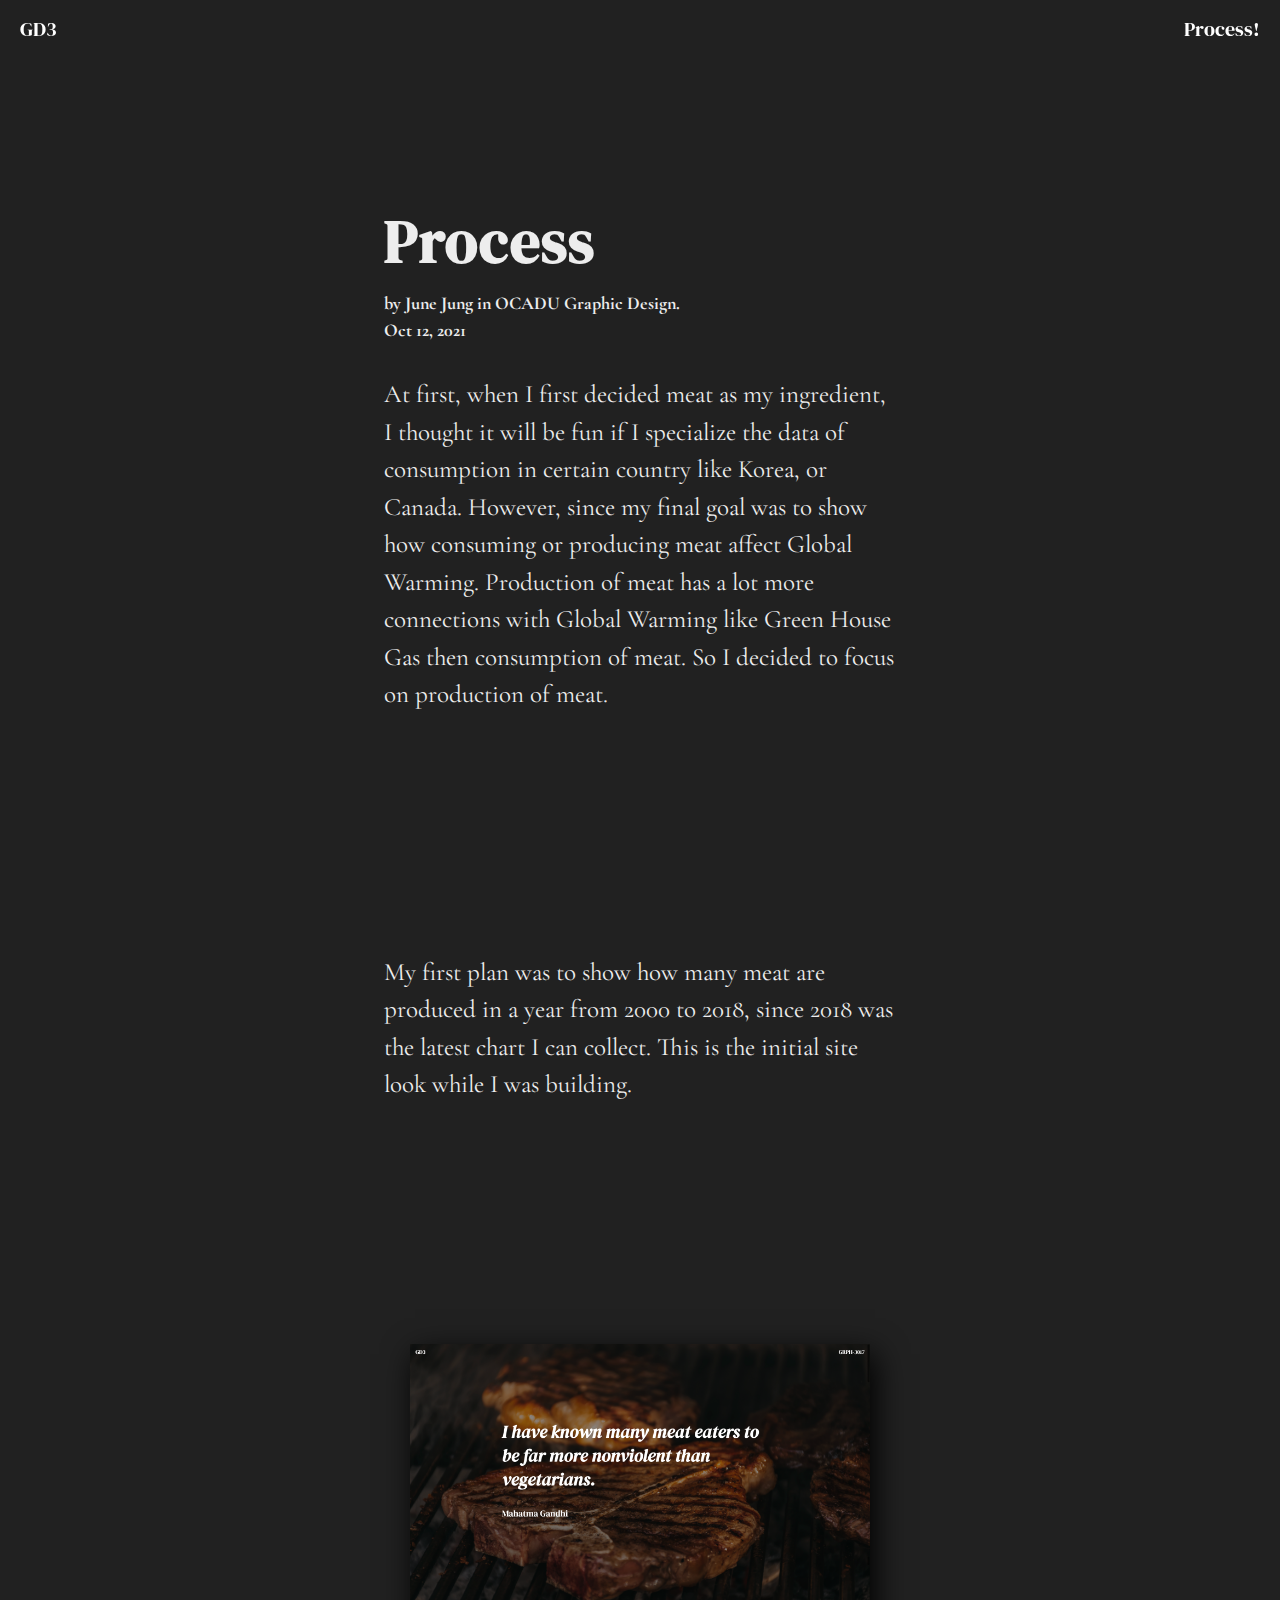
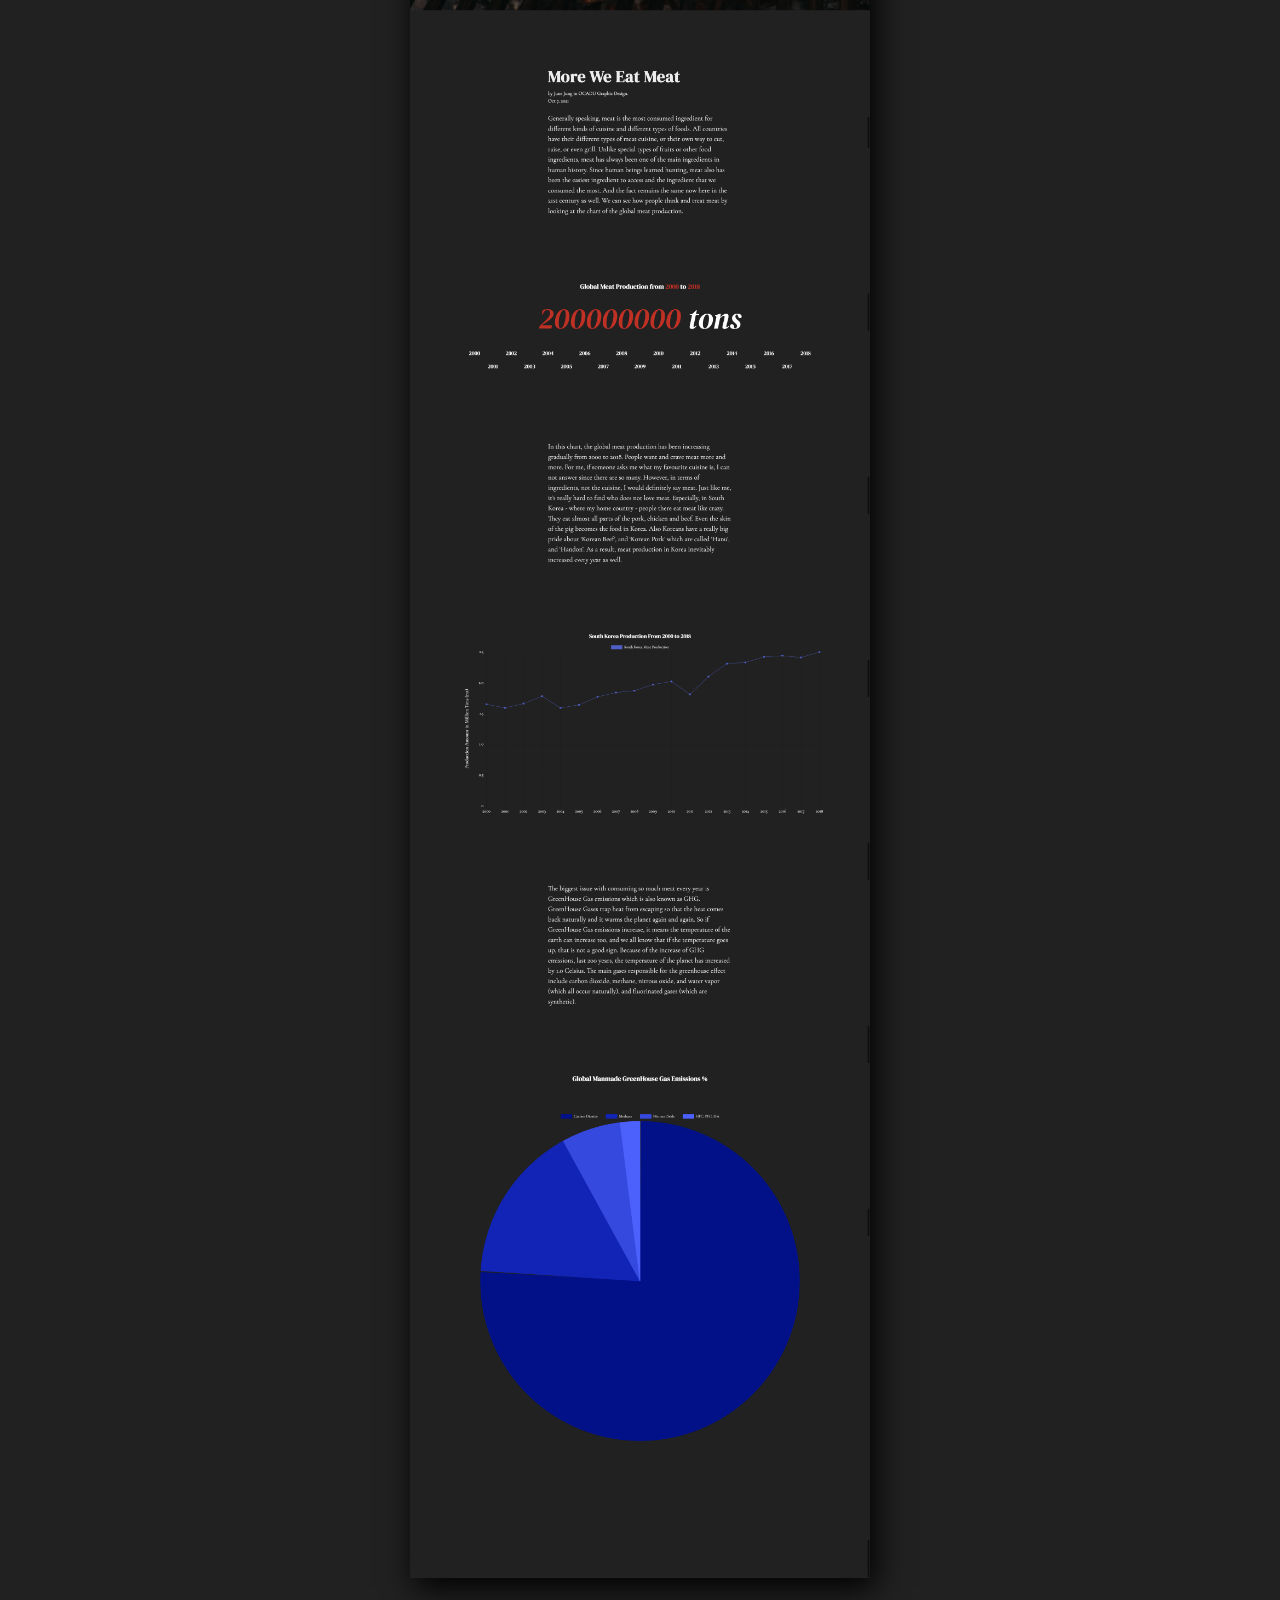
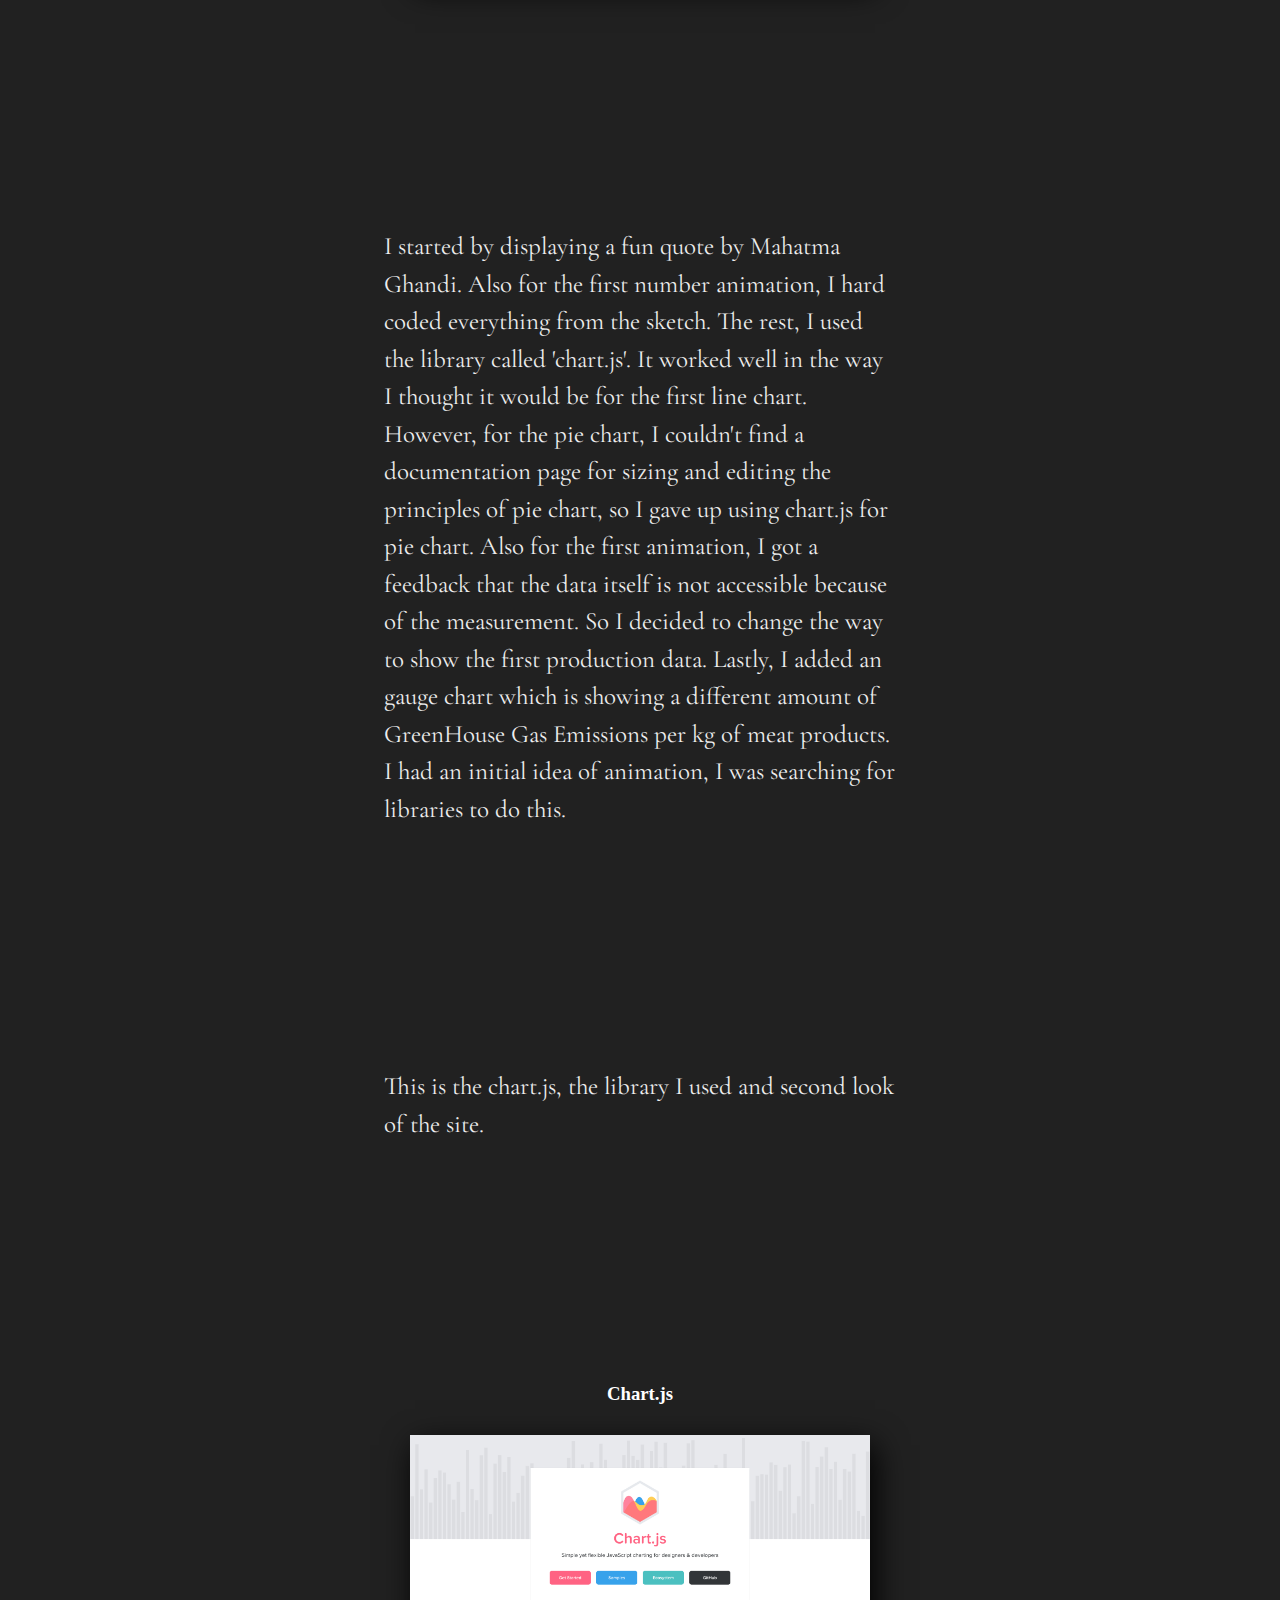
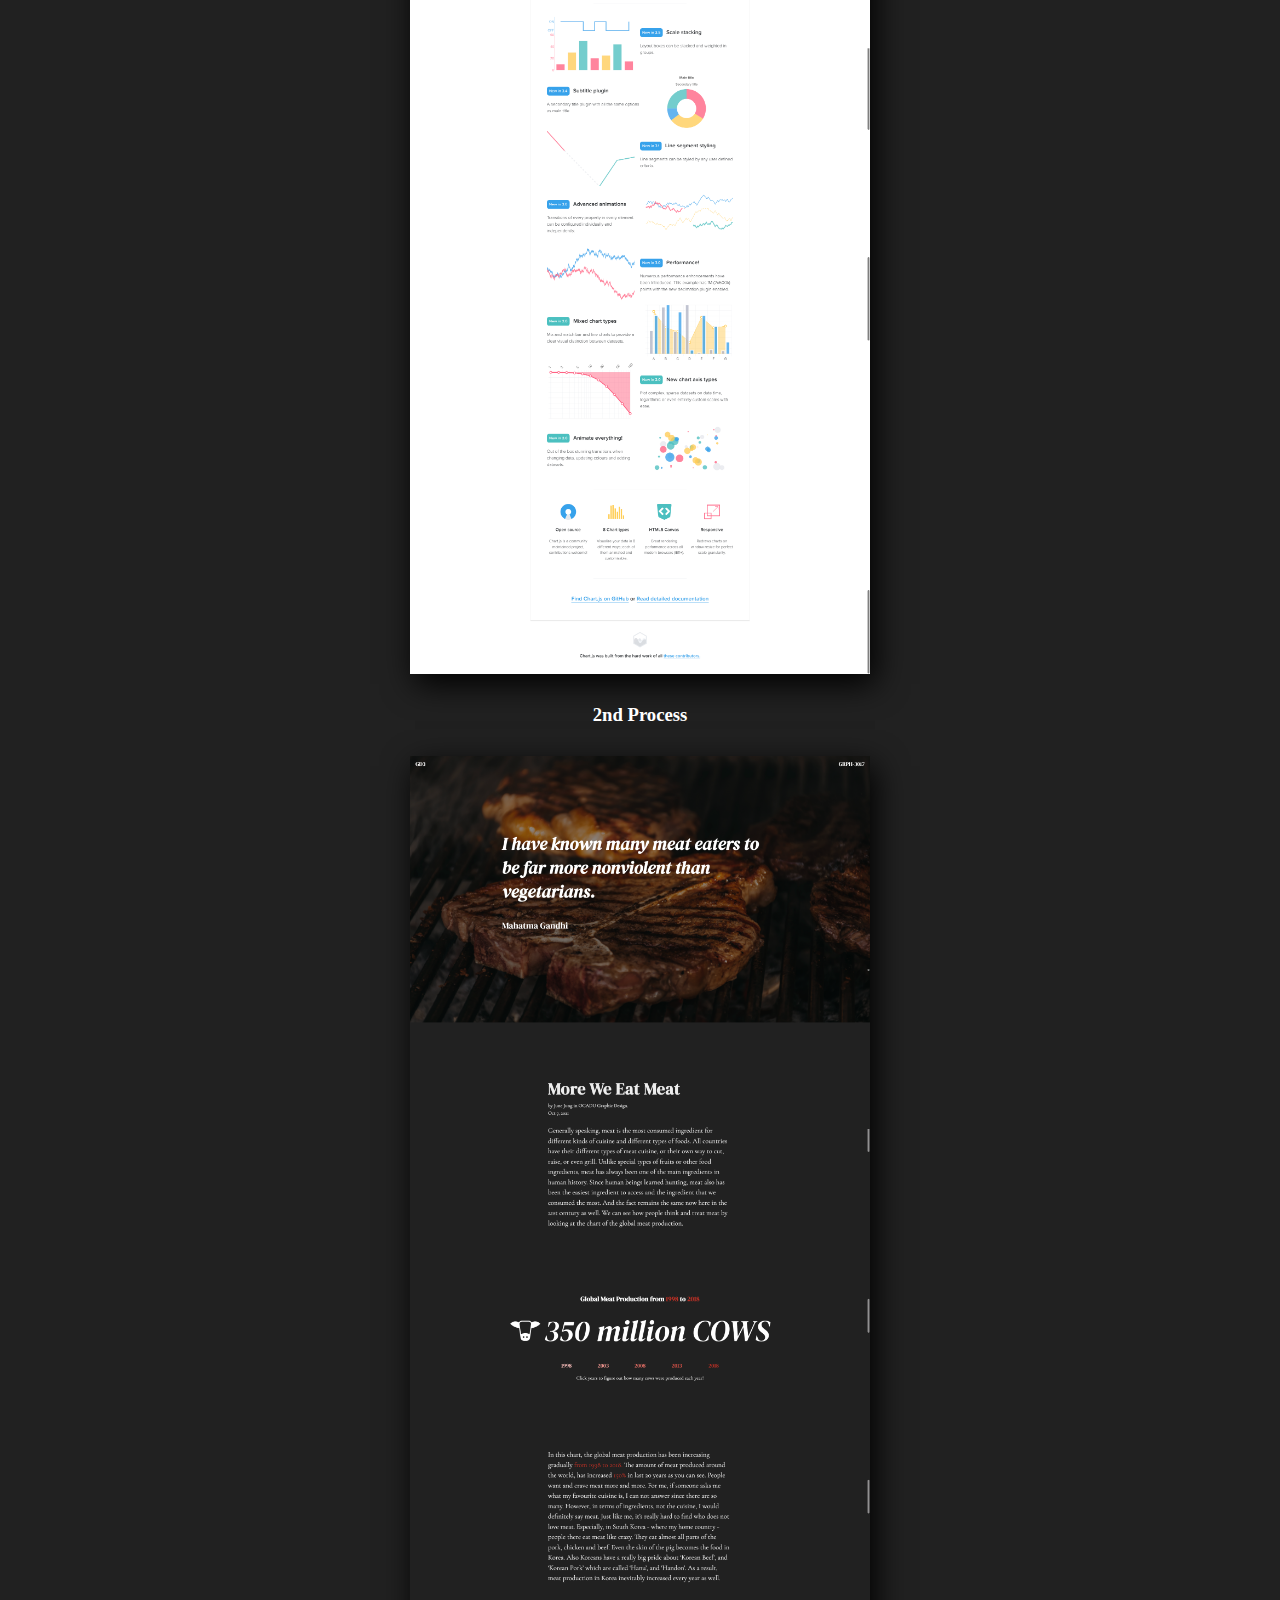
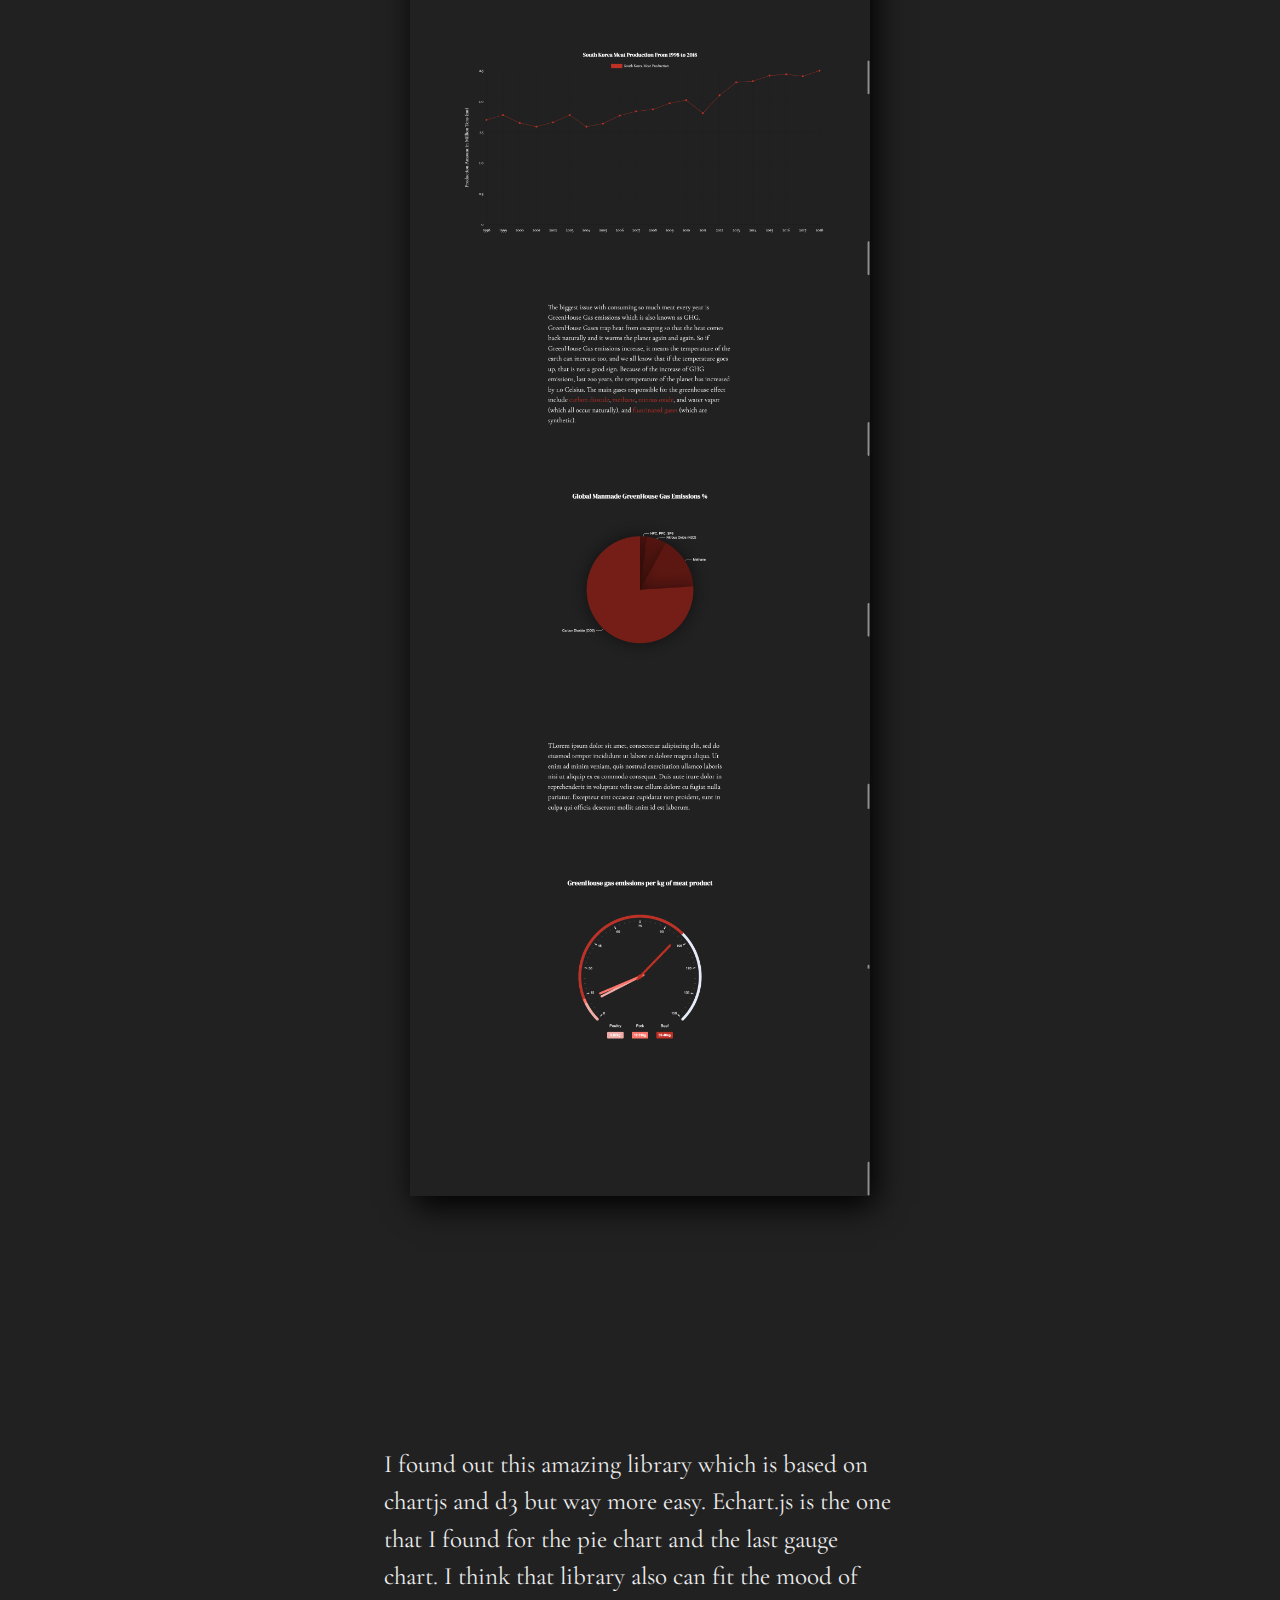
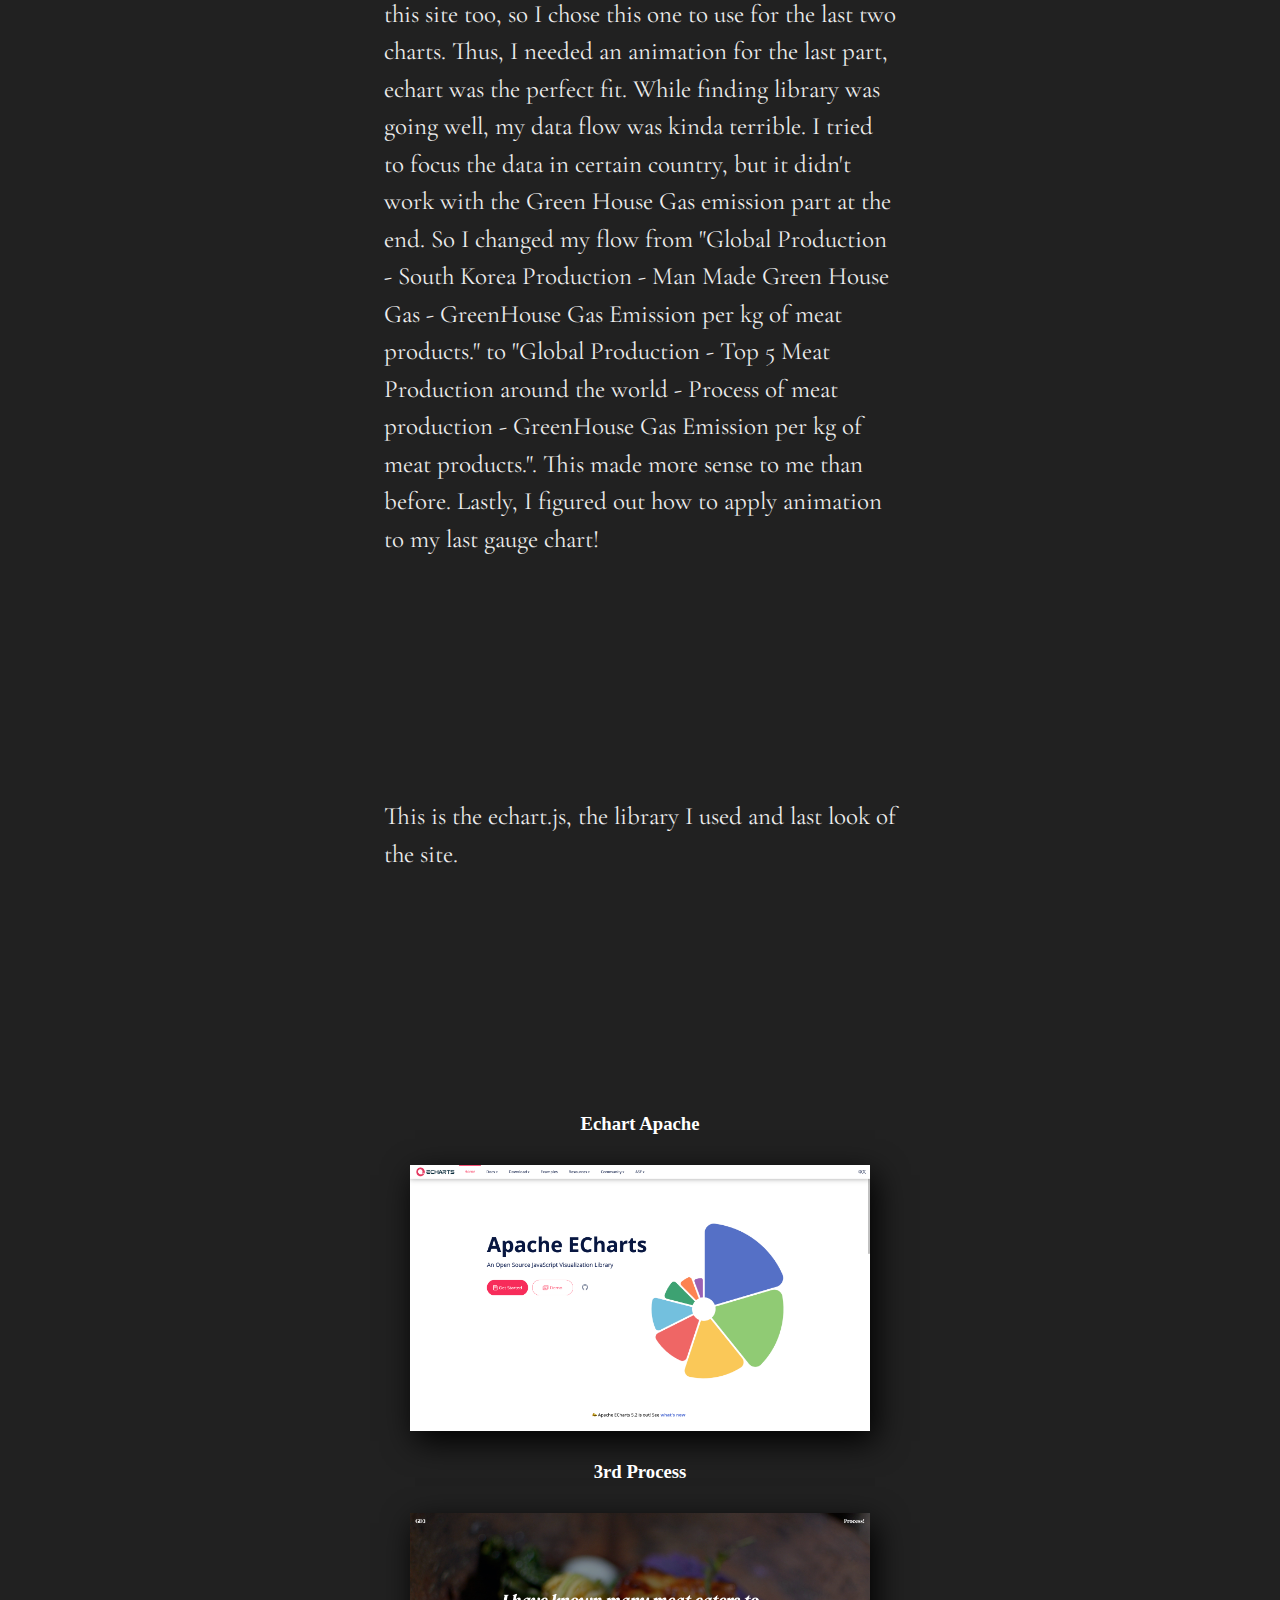
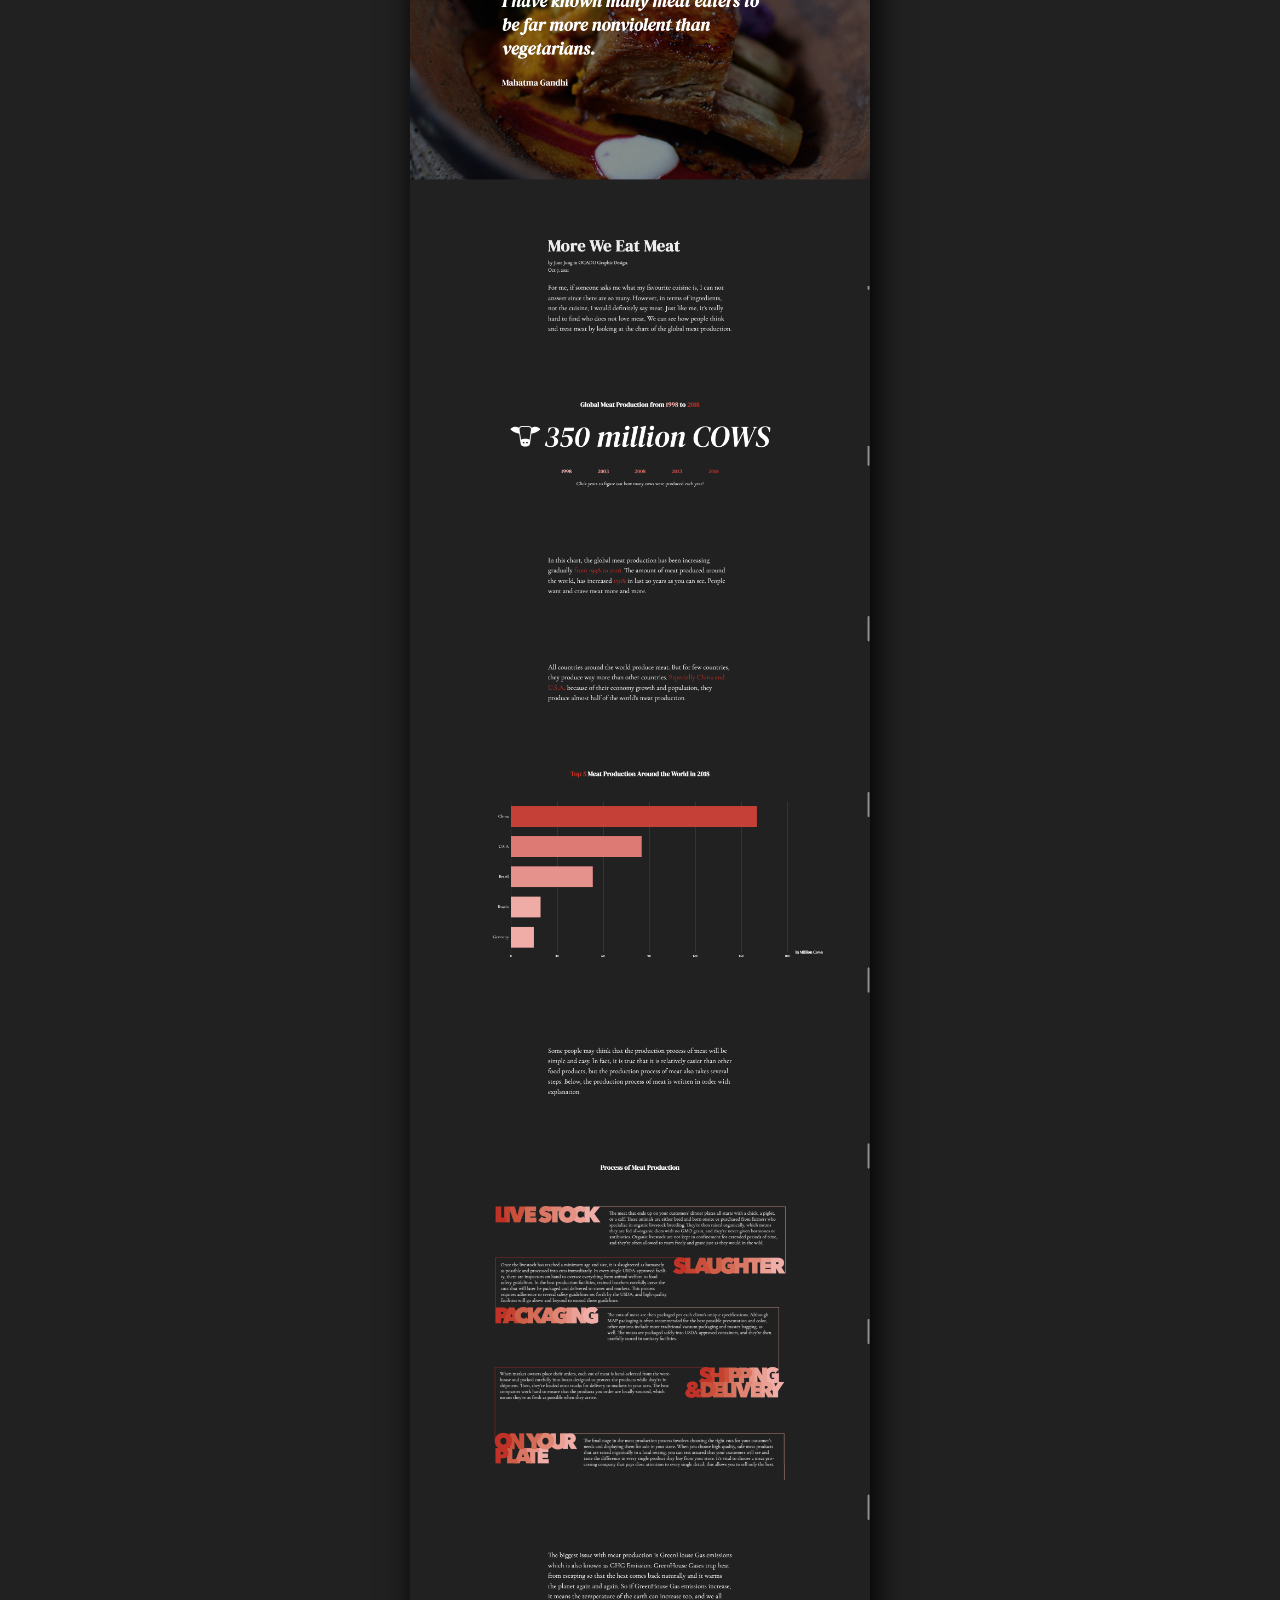
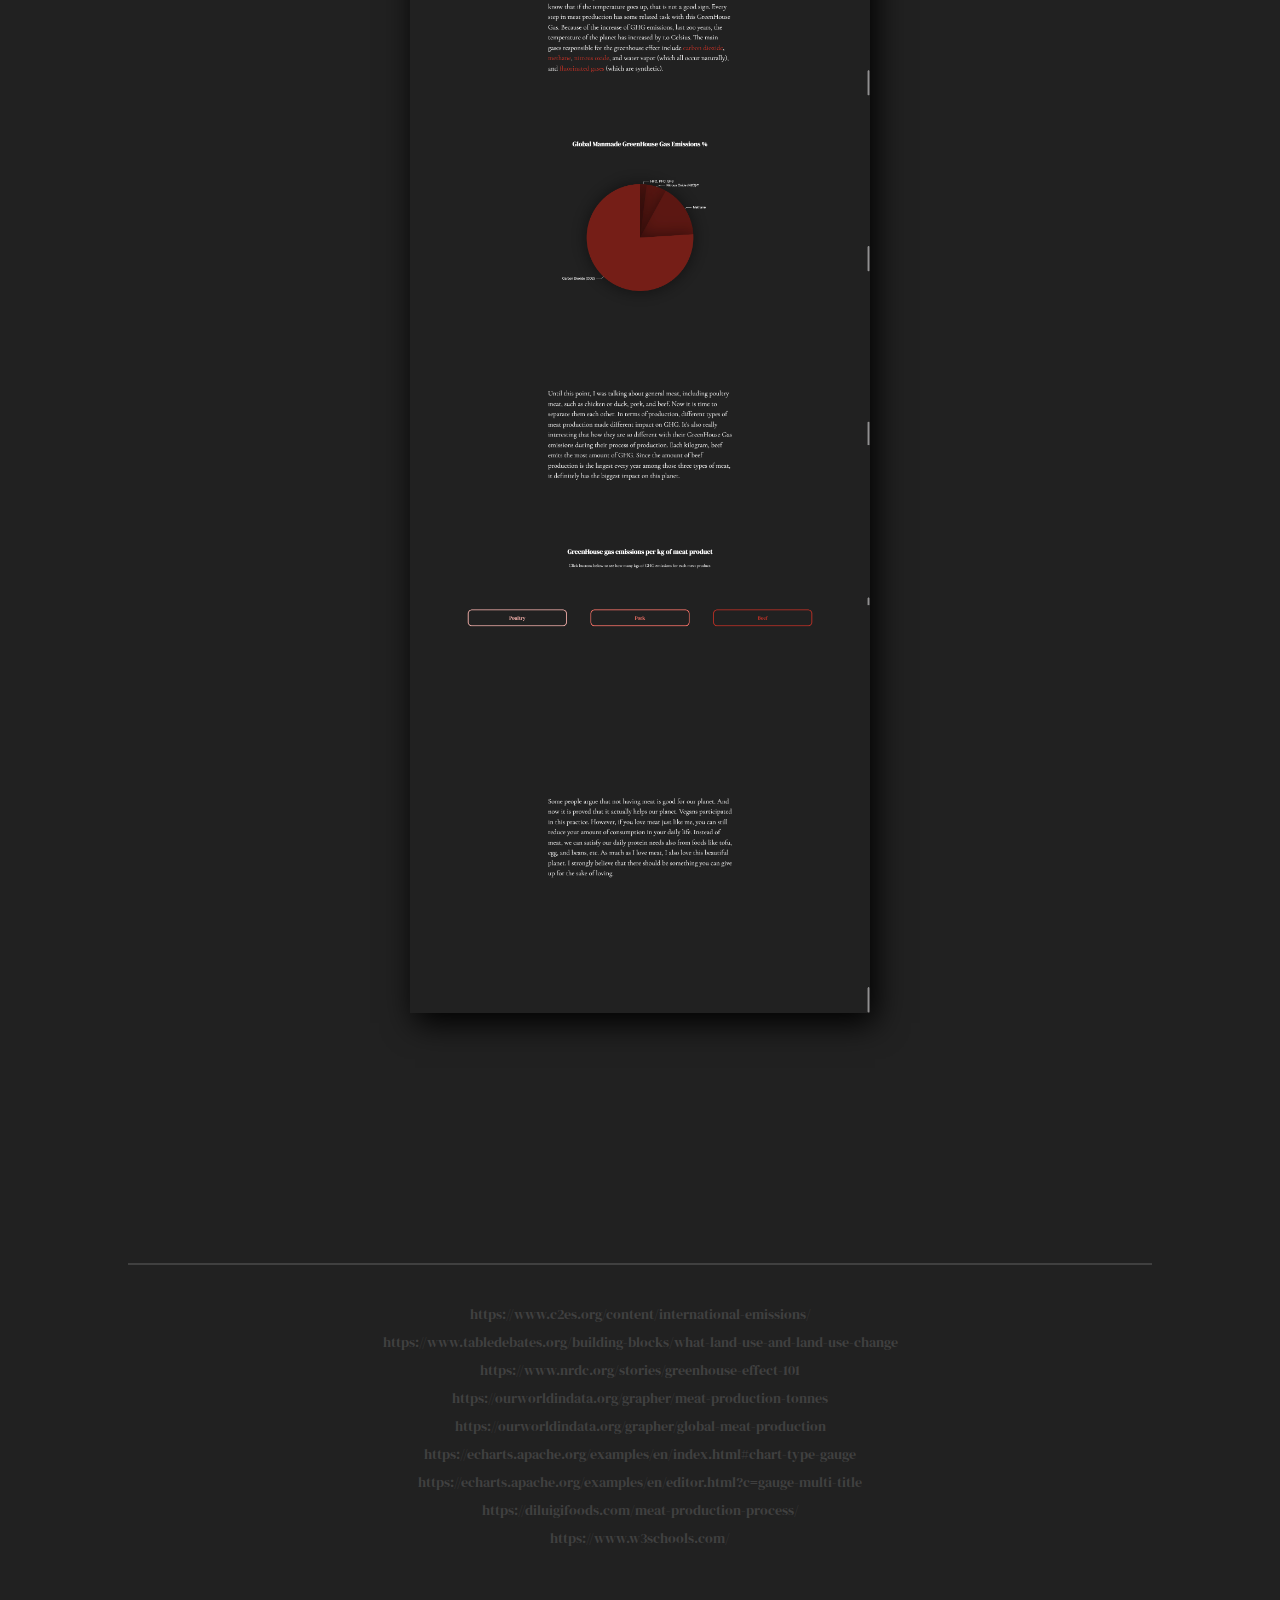
<file: process.html>
<!DOCTYPE html>
<html>
<head>
	<meta charset="utf-8">
	<meta name="viewport" content="width=device-width, initial-scale=1">
	<link rel="preconnect" href="https://fonts.googleapis.com">
<link rel="preconnect" href="https://fonts.gstatic.com" crossorigin>
<link href="https://fonts.googleapis.com/css2?family=Cormorant+Garamond&family=DM+Serif+Display:ital@0;1&display=swap" rel="stylesheet">
	<link rel="stylesheet" type="text/css" href="style.css">
	<title>Process Book</title>
</head>
<body>
	<nav class="top-nav">
		<p class="site-title"><a href="index.html">GD3</a></p>
		<p class="love-meat"><a href="process.html">Process!</a></p>
	</nav>
	<main>
		<div class="main-content">
			<h1 class="title">Process</h1>
			<h2 class="author">by June Jung in OCADU Graphic Design.</h2>
			<h3 class="date">Oct 12, 2021</h3>

			<p>At first, when I first decided meat as my ingredient, I thought it will be fun if I specialize the data of consumption in certain country like Korea, or Canada. However, since my final goal was to show how consuming or producing meat affect Global Warming. Production of meat has a lot more connections with Global Warming like Green House Gas then consumption of meat. So I decided to focus on production of meat.</p>
			<p>My first plan was to show how many meat are produced in a year from 2000 to 2018, since 2018 was the latest chart I can collect. This is the initial site look while I was building.</p>
		</div>
		<div class="img-container">
			<img src="images/process1.png">
		</div>
		<div class="main-content">
			
			<p>I started by displaying a fun quote by Mahatma Ghandi. Also for the first number animation, I hard coded everything from the sketch. The rest, I used the library called 'chart.js'. It worked well in the way I thought it would be for the first line chart. However, for the pie chart, I couldn't find a documentation page for sizing and editing the principles of pie chart, so I gave up using chart.js for pie chart. Also for the first animation, I got a feedback that the data itself is not accessible because of the measurement. So I decided to change the way to show the first production data. Lastly, I added an gauge chart which is showing a different amount of GreenHouse Gas Emissions per kg of meat products. I had an initial idea of animation, I was searching for libraries to do this.</p>
			
			<p>This is the chart.js, the library I used and second look of the site.</p>
		</div>
		<div class="img-container">
			<h3>Chart.js</h3>
			<img src="images/chartjs.png">
			<h3>2nd Process</h3>
			<img src="images/process2.png">
		</div>

		<div class="main-content">
			
			<p>I found out this amazing library which is based on chartjs and d3 but way more easy. Echart.js is the one that I found for the pie chart and the last gauge chart. I think that library also can fit the mood of this site too, so I chose this one to use for the last two charts. Thus, I needed an animation for the last part, echart was the perfect fit. While finding library was going well, my data flow was kinda terrible. I tried to focus the data in certain country, but it didn't work with the Green House Gas emission part at the end. So I changed my flow from "Global Production - South Korea Production - Man Made Green House Gas - GreenHouse Gas Emission per kg of meat products." to "Global Production - Top 5 Meat Production around the world - Process of meat production - GreenHouse Gas Emission per kg of meat products.". This made more sense to me than before. Lastly, I figured out how to apply animation to my last gauge chart!</p>
			
			<p>This is the echart.js, the library I used and last look of the site.</p>
		</div>
		<div class="img-container">
			<h3>Echart Apache</h3>
			<img src="images/echart.png">

			<h3>3rd Process</h3>
			<img src="images/process3.png">
		</div>
		<div class="chart-container footer">
			<p>https://www.c2es.org/content/international-emissions/<br>https://www.tabledebates.org/building-blocks/what-land-use-and-land-use-change<br>https://www.nrdc.org/stories/greenhouse-effect-101<br>https://ourworldindata.org/grapher/meat-production-tonnes<br>https://ourworldindata.org/grapher/global-meat-production<br>https://echarts.apache.org/examples/en/index.html#chart-type-gauge<br>https://echarts.apache.org/examples/en/editor.html?c=gauge-multi-title<br>https://diluigifoods.com/meat-production-process/<br>https://www.w3schools.com/</p>
		</div>
	</main>

</body>
</html>
</file>
<file: style.css>
*,
*:before,
*:after {
	margin:  0;
	padding:  0;
	box-sizing:  border-box;
}

body, html {
	height:  100%;
	background:  #212121;
}

/*navigation*/

.top-nav {
	width:  100%;
	position:  fixed;
	padding:  15px 20px;
	display: flex;
	justify-content: space-between;
	color:  white;
	font-size:  20px;
	font-family:  'DM Serif Display', serif;
	z-index: 1;
}

/*intro header*/

header {
	padding:  275px 0 0 0;
	height:  100vh;
	background:  linear-gradient(
      rgba(0, 0, 0, 0.45), 
      rgba(0, 0, 0, 0.45)
    ) center no-repeat, url("images/meat_background.jpg") no-repeat;
	background-position:  center;
	background-size:  cover;
}

.quote-container {
	width:  60%;
	margin:  0 auto;
	color:  white;
}

.intro-quote {
	margin-bottom:  60px;
	font-size:  64px;
	font-family:  'DM Serif Display', serif;
	font-style:  italic;
}

.quote-from {
	font-size:  32px;
	font-family:  'DM Serif Display', serif;

}

.thirdChart-title {
	margin-top:  50px;
}


/*main content*/

main {
	padding:  200px 0 250px 0;
	background:  #212121;
	position:  relative;
}

.main-content {
	width:  40%;
	margin:  0  auto;
	color:  #ededed
}

.title {
	margin-bottom:  10px;
	font-size:  60px;
	font-family:  'DM Serif Display', serif;
	letter-spacing: 1px;
}

.author, .date {
	margin-bottom:  5px;
	font-size:  18px;
}

.main-content p {
	margin-top:  35px;
	margin-bottom:  240px;
	font-size:  25px;
	line-height:  1.5;
}

.main-content p,
.main-content h2,
.main-content h3{
	font-family:  'Cormorant Garamond', serif;
}



/*graph*/

img.meatProcess {
	margin-top:  100px;
}


.chart-container {
	width:  80%;
	margin:  0 auto 250px auto;
	text-align: center;
}

.firstChart-title {
	color:  white;
	font-size:  24px;
	margin-bottom:  25px;
	text-align:  center;
	font-family: 'DM Serif Display', serif;
}

.red {
	color:  #bf3026;
}

.yearbox {
	display: flex;
	justify-content: center;
	flex-wrap: wrap;
}

.firstChart button {
	display: inline-block;
	width:  10%;
	text-align: center;
	text-decoration: none;
	color:  white;
	font-family:  'DM Serif Display', serif;
	font-size:  20px;
	padding:  10px;
	background:  none;
	border: none;
	cursor:  pointer;
}

.firstChart img {
	width:  110px;
	margin-right:  15px;
}

.chart-container p {
	margin-bottom:  30px;
	color:  white;
	text-align: center;
	font-size:  108px;
	font-family:  'DM Serif Display', serif;
	font-style:  italic;
}

.chart-container .help {
	text-align: center;
	font-size:  18px;
	font-family:  'Cormorant Garamond', serif;
	color:  white;
	font-style: normal;
	margin-top:  10px;
}

.firstChart .firstYear {
	color:  #ffc3bf;
}

.firstChart .secondYear {
	color:  #f09690;
}

.firstChart .thirdYear {
	color:  #e06d65;
}

.firstChart .fourthYear {
	color:  #d45148;
}

.firstChart .fifthYear {
	color:  #bf3026;
}

/*second chart*/

#barChart {
	height:  700px;
}


nav a {
	color:  white;
	text-decoration:  none;
}





/*third chart*/

#pieChart {
	height:  600px;
}

.light-red {
	color:  #f0ada8;
}

.thirdChart-title {
	color:  white;
	font-size:  24px;
	margin:  25px 0;
	text-align:  center;
	font-family: 'DM Serif Display', serif;
}

#gaugeChart1,
#gaugeChart2,
#gaugeChart3 {
	height:  400px;
	min-width:  33%;
}

.gaugeDiv {
	display:  flex;
	margin:  50px 0 0 0;
}

.fourthChart-title {
	color:  white;
	font-size:  24px;
	margin-bottom:  25px;
	text-align:  center;
	font-family: 'DM Serif Display', serif;
}

#gauge-chart-container div.gaugeDiv {
	margin:  0 0 -100px 0;
}

.button-container {
	width:  100%;
	margin:  150px 0 70px 0;
	display: flex;
	justify-content: space-around;
}

#gauge-chart-container button {
	width:  27%;
	padding:  15px 0;
	background-color:  #212121;
	color:  #ffffff;
	border-radius:  15px;
	font-family:  'DM Serif Display', serif;
	font-size:  18px;

}

p.fourthChart {
	font-family:  'Cormorant Garamond', serif;
	text-align: center;
	color:  white;

}

#gauge-chart-container .poultry {
	border:  3px solid #f0ada8;
	color:  #f0ada8;
}

#gauge-chart-container .poultry:hover {
	background-color:  #f0ada8;
	color:  #212121;
}

#gauge-chart-container .pork {
	border:  3px solid #fc746a;
	color:  #fc746a;
}

#gauge-chart-container .pork:hover {
	background-color:  #fc746a;
	color:  #212121;
}

#gauge-chart-container .beef {
	border:  3px solid #bf3026;
	color:  #bf3026;
}

#gauge-chart-container .beef:hover {
	background-color:  #bf3026;
	color:  #212121;
}

div.img-container {
	width:  80%;
	margin:  0 auto 250px auto;
	text-align: center;
	color:  white;
}

.img-container h3 {
	margin:  10px 0;
}

.img-container img {
	display: block;
	margin:  30px auto;
	width:  45%;
	box-shadow: 5px 10px 30px #000000;
	vertical-align: top;
}

.footer {
	padding:  35px 0;
	border-top:  2px solid #404040;
	text-align: left;

}

.footer p {
	font-size:  14px;
	line-height:  2;
	font-style:  normal;
	color:  #404040;
}
</file>
